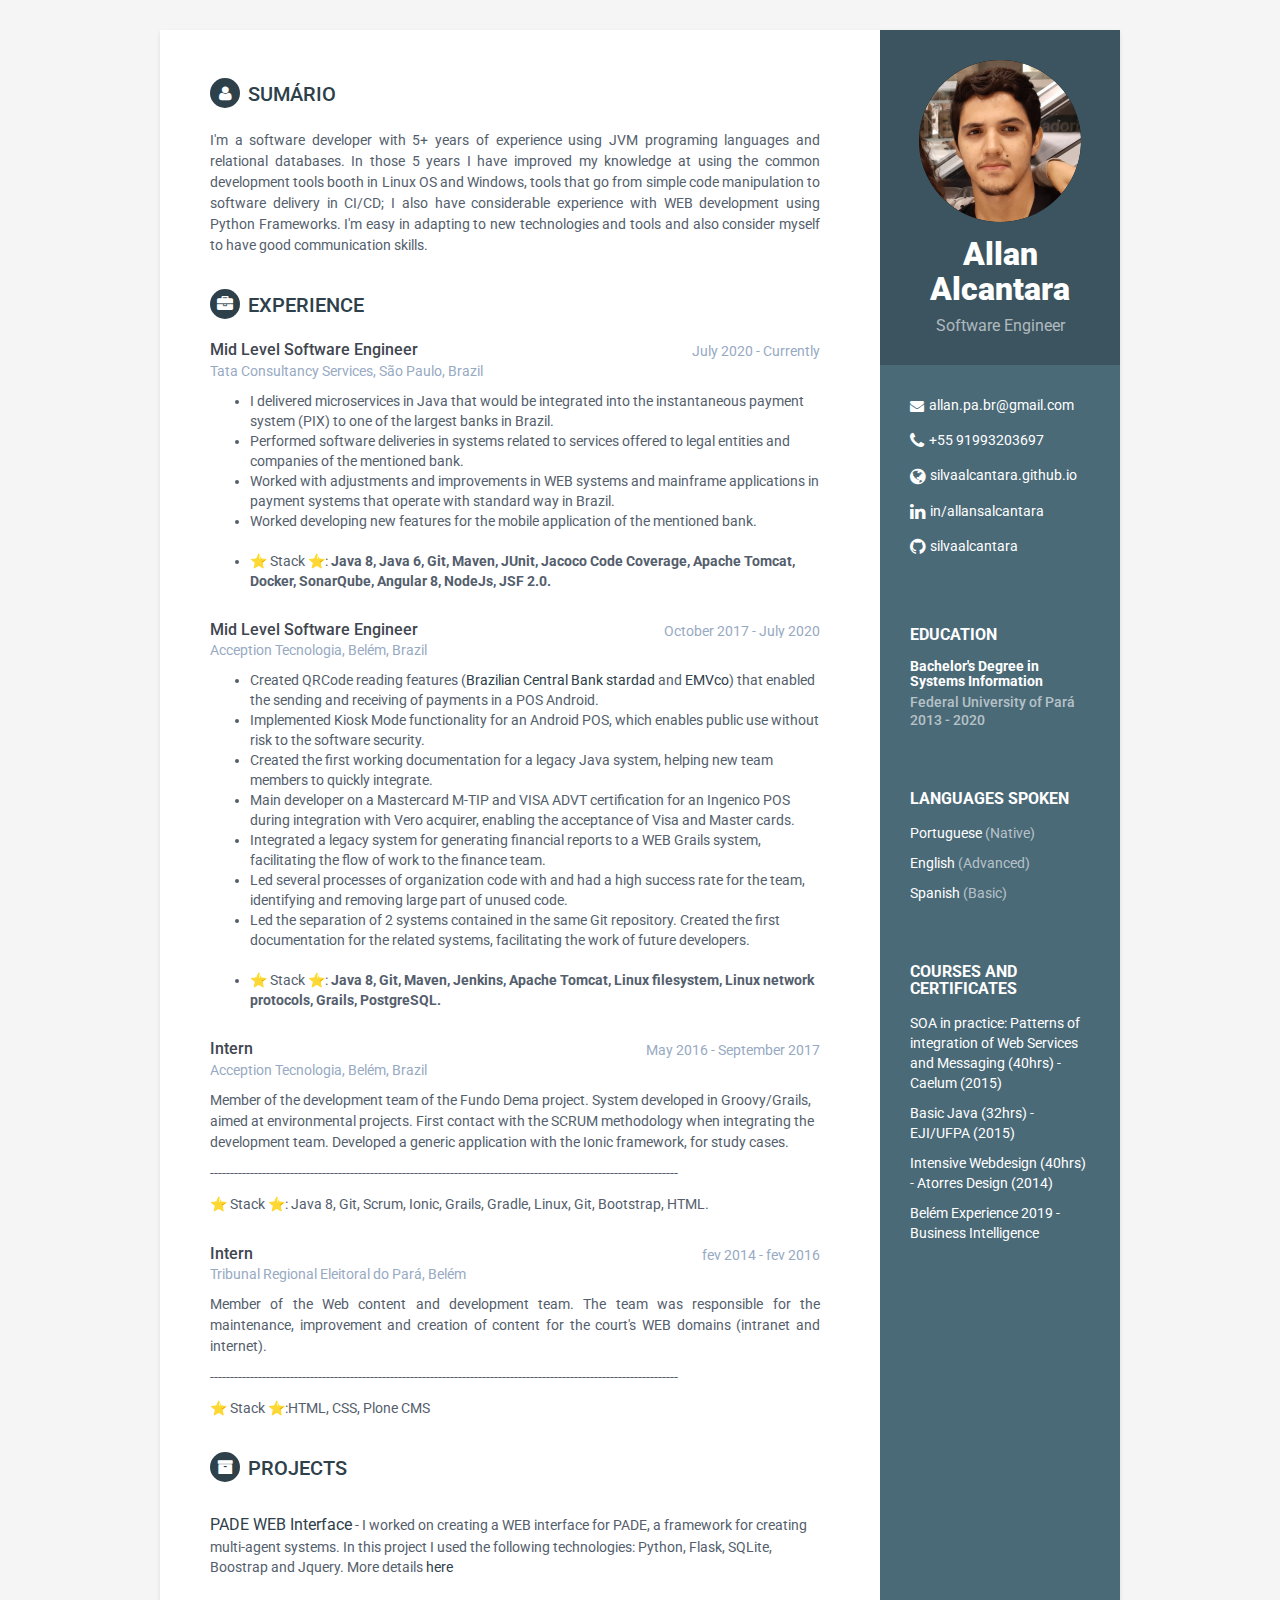
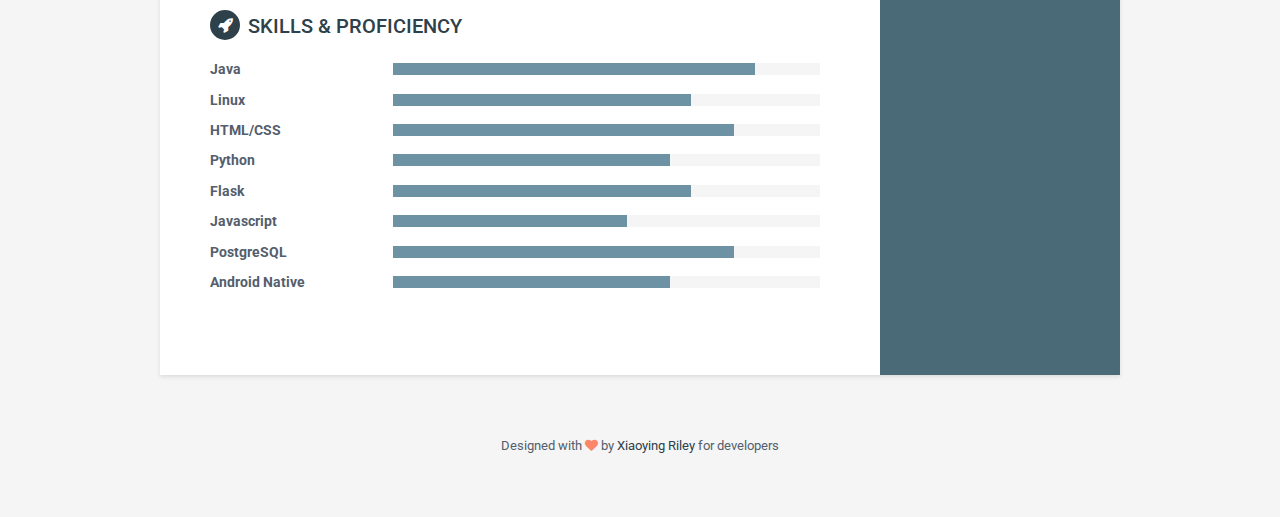
<file: index.html>
<!DOCTYPE html>
<!--[if IE 8]> <html lang="en" class="ie8"> <![endif]-->  
<!--[if IE 9]> <html lang="en" class="ie9"> <![endif]-->  
<!--[if !IE]><!--> <html lang="en"> <!--<![endif]-->  
<head>
    <title>Allan Alcantara</title>
    <!-- Meta -->
    <meta charset="utf-8">
    <meta http-equiv="X-UA-Compatible" content="IE=edge">
    <meta name="viewport" content="width=device-width, initial-scale=1.0">
    <meta name="description" content="Allan Alcantara / Desenvolvedor de Software">
    <meta name="author" content="Xiaoying Riley at 3rd Wave Media">    
    <link rel="shortcut icon" href="icon-user.png">  
    <link href='https://fonts.googleapis.com/css?family=Roboto:400,500,400italic,300italic,300,500italic,700,700italic,900,900italic' rel='stylesheet' type='text/css'>
    <!-- Global CSS -->
    <link rel="stylesheet" href="assets/plugins/bootstrap/css/bootstrap.min.css">   
    <!-- Plugins CSS -->
    <link rel="stylesheet" href="assets/plugins/font-awesome/css/font-awesome.css">
    
    <!-- Theme CSS -->  
    <link id="theme-style" rel="stylesheet" href="assets/css/styles-6.css">
    <!-- HTML5 shim and Respond.js for IE8 support of HTML5 elements and media queries -->
    <!--[if lt IE 9]>
      <script src="https://oss.maxcdn.com/html5shiv/3.7.2/html5shiv.min.js"></script>
      <script src="https://oss.maxcdn.com/respond/1.4.2/respond.min.js"></script>
    <![endif]-->

<!-- Analytics -->
<script>
  (function(i,s,o,g,r,a,m){i['GoogleAnalyticsObject']=r;i[r]=i[r]||function(){
  (i[r].q=i[r].q||[]).push(arguments)},i[r].l=1*new Date();a=s.createElement(o),
  m=s.getElementsByTagName(o)[0];a.async=1;a.src=g;m.parentNode.insertBefore(a,m)
  })(window,document,'script','https://www.google-analytics.com/analytics.js','ga');

  ga('create', 'UA-93649004-1', 'auto');
  ga('send', 'pageview');
</script>

<!-- Analytics -->

</head> 

<body>
    <div class="wrapper">
        <div class="sidebar-wrapper">
            <div class="profile-container">
                <img class="profile" src="assets/images/profile.png" alt="" />
                <h1 class="name">Allan Alcantara</h1>
                <h3 class="tagline">Software Engineer</h3>
            </div><!--//profile-container-->
            
            <div class="contact-container container-block">
                <ul class="list-unstyled contact-list">
                    <li class="email"><i class="fa fa-envelope"></i><a href="mailto: allan.pa.br@gmail.com">allan.pa.br@gmail.com</a></li>
                    <li class="phone"><i class="fa fa-phone"></i><a href="tel:+5591993203697">+55 91993203697</a></li>
                    <li class="website"><i class="fa fa-globe"></i><a href="http://silvaalcantara.github.io" target="_blank">silvaalcantara.github.io</a></li>
                    <li class="linkedin" style="width:210px;"><i class="fa fa-linkedin"></i><a href="https://www.linkedin.com/in/allansalcantara/" target="_blank">in/allansalcantara</a></li>
                    <li class="github"><i class="fa fa-github"></i><a href="https://github.com/silvaalcantara" target="_blank">silvaalcantara</a></li>
                    
                </ul>
            </div><!--//contact-container-->
            <div class="education-container container-block">
                <h2 class="container-block-title">Education</h2>
                <div class="item">
                    <h4 class="degree">Bachelor's Degree in Systems Information</h4>
                    <h5 class="meta">Federal University of Pará</h5>
                    <div class="time">2013 - 2020</div>
                </div><!--//item-->
            </div><!--//education-container-->
            
            <div class="languages-container container-block">
                <h2 class="container-block-title">Languages Spoken</h2>
                <ul class="list-unstyled interests-list">
                    <li>Portuguese <span class="lang-desc">(Native)</span></li>
                    <li>English <span class="lang-desc">(Advanced)</span></li>
                    <li>Spanish <span class="lang-desc">(Basic)</span></li>
                </ul>
            </div><!--//interests-->
            
            <div class="interests-container container-block">
                <h2 class="container-block-title">Courses and Certificates</h2>
                <ul class="list-unstyled interests-list">
                    <li>SOA in practice: Patterns of integration of Web Services and Messaging (40hrs) - Caelum (2015)</li>
                    <li>Basic Java (32hrs) - EJI/UFPA (2015)</li>
                    <li>Intensive Webdesign (40hrs) - Atorres Design (2014)</li>
                    <li>Belém Experience 2019 - Business Intelligence</li>
                </ul>
            </div><!--//interests-->
            
        </div><!--//sidebar-wrapper-->
        
        <div class="main-wrapper">
            
            <section class="section summary-section">
                <h2 class="section-title"><i class="fa fa-user"></i>Sumário</h2>
                <div class="summary text-justify">
                    <p> I'm a software developer with 5+ years of experience using JVM programing languages and relational databases. In those 5 years I have improved my knowledge
                        at using the common development tools booth in Linux OS and Windows, tools that go from simple code manipulation to software delivery in CI/CD; I also have 
                        considerable experience with WEB development using Python Frameworks. I'm easy in adapting to new technologies and tools and also consider myself 
                        to have good communication skills.
                    </p>
                </div><!--//summary-->
            </section><!--//section-->
            
            <section class="section experiences-section">
                <h2 class="section-title"><i class="fa fa-briefcase"></i>Experience</h2>

                <div class="item">
                    <div class="meta">
                        <div class="upper-row">
                            <h3 class="job-title">Mid Level Software Engineer</h3>
                            <div class="time">July 2020 - Currently</div>
                        </div><!--//upper-row-->
                        <div class="company">Tata Consultancy Services, São Paulo, Brazil</div>
                    </div><!--//meta-->
                    <div class="details">
                        <ul>
                            <li>I delivered microservices in Java that would be integrated into the instantaneous payment system (PIX) to one of the largest banks in Brazil.</li>
                            <li>Performed software deliveries in systems related to services offered to legal entities and companies of the mentioned bank.</li>
                            <li>Worked with adjustments and improvements in WEB systems and mainframe applications in payment systems that operate with standard way in Brazil.</li>
                            <li>Worked developing new features for the mobile application of the mentioned bank.</li>
                            <br/>
                            <li>&#11088; Stack &#11088;:<b> Java 8, Java 6, Git, Maven, JUnit, Jacoco Code Coverage, Apache Tomcat, Docker, SonarQube, Angular 8, NodeJs, JSF 2.0.</b></li>
                        </ul>
                    </div><!--//details-->
                </div><!--//item-->

                <div class="item">
                    <div class="meta">
                        <div class="upper-row">
                            <h3 class="job-title">Mid Level Software Engineer</h3>
                            <div class="time">October 2017 - July 2020</div>
                        </div><!--//upper-row-->
                        <div class="company">Acception Tecnologia, Belém, Brazil</div>
                    </div><!--//meta-->
                    <div class="details">
                        <ul>
                            <li>Created QRCode reading features (<a href="https://www.bcb.gov.br/">Brazilian Central Bank stardad</a> and <a href="https://www.emvco.com/">EMVco</a>) that enabled the sending and receiving of payments in a POS Android.</li>
                            <li>Implemented Kiosk Mode functionality for an Android POS, which enables public use without risk to the software security.</li>
                            <li>Created the first working documentation for a legacy Java system, helping new team members to quickly integrate.</li>
                            <li>Main developer on a Mastercard M-TIP and VISA ADVT certification for an Ingenico POS during integration with Vero acquirer, enabling the acceptance of Visa and Master cards.</li>
                            <li>Integrated a legacy system for generating financial reports to a WEB Grails system, facilitating the flow of work to the finance team.</li>
                            <li>Led several processes of organization code with and had a high success rate for the team, identifying and removing large part of unused code.</li>
                            <li>Led the separation of 2 systems contained in the same Git repository. Created the first documentation for the related systems, facilitating the work of future developers.</li>
                            <br/>
                            <li>&#11088; Stack &#11088;: <b>Java 8, Git, Maven, Jenkins, Apache Tomcat, Linux filesystem, Linux network protocols, Grails, PostgreSQL.</b></li>
                        </ul>
                    </div><!--//details-->
                </div><!--//item-->
                
                <div class="item">
                    <div class="meta">
                        <div class="upper-row">
                            <h3 class="job-title">Intern</h3>
                            <div class="time">May 2016 - September 2017</div>
                        </div><!--//upper-row-->
                        <div class="company">Acception Tecnologia, Belém, Brazil</div>
                    </div><!--//meta-->
                    <div class="details">
                        <p>Member of the development team of the Fundo Dema project. System developed in Groovy/Grails, aimed at environmental projects. 
                            First contact with the SCRUM methodology when integrating the development team. Developed a generic application with the Ionic framework, 
                            for study cases.
                            <p>---------------------------------------------------------------------------------------------------------------------</p>
                            
                            <p>&#11088; Stack &#11088;: Java 8, Git, Scrum, Ionic, Grails, Gradle, Linux, Git, Bootstrap, HTML.</p>
                    </div><!--//details-->
                </div><!--//item-->

                <div class="item">
                    <div class="meta">
                        <div class="upper-row">
                            <h3 class="job-title">Intern</h3>
                            <div class="time">fev 2014 - fev 2016</div>
                        </div><!--//upper-row-->
                        <div class="company">Tribunal Regional Eleitoral do Pará, Belém</div>
                    </div><!--//meta-->
                    <div class="details text-justify">
                        <p>Member of the Web content and development team. The team was responsible for the maintenance, 
                            improvement and creation of content for the court's WEB domains (intranet and internet). 

                            <p>---------------------------------------------------------------------------------------------------------------------</p>
                            
                            <p>&#11088; Stack &#11088;:HTML, CSS, Plone CMS</p>
                    </div><!--//details-->
                </div><!--//item-->  
                
            </section><!--//section-->
            
            <section class="section projects-section">
                <h2 class="section-title"><i class="fa fa-archive"></i>Projects</h2>
                <div class="intro">
                    <p></p>
                </div><!--//intro-->
                <div class="item">
                    <span class="project-title"><a href="https://github.com/grei-ufc/pade">PADE WEB Interface</a></span> - 
                    <span class="project-tagline">I worked on creating a WEB interface for PADE, a framework for creating multi-agent systems.
                        In this project I used the following technologies: Python, Flask, SQLite, Boostrap and Jquery.
                        More details <a href="https://github.com/grei-ufc/pade/pull/14">here</a></span>

            </section><!--//section-->


            <section class="skills-section section">
                    <h2 class="section-title"><i class="fa fa-rocket"></i>Skills &amp; Proficiency</h2>
                    <div class="skillset">        

                        <div class="item">
                            <h3 class="level-title">Java</h3>
                            <div class="level-bar">
                                <div class="level-bar-inner" data-level="85%">
                                </div>                                      
                            </div><!--//level-bar-->                                 
                        </div><!--//item-->

                        <div class="item">
                                <h3 class="level-title">Linux</h3>
                                <div class="level-bar">
                                    <div class="level-bar-inner" data-level="70%">
                                    </div>                                      
                                </div><!--//level-bar-->                                 
                        </div><!--//item-->

                        <div class="item">
                                <h3 class="level-title">HTML/CSS</h3>
                                <div class="level-bar">
                                    <div class="level-bar-inner" data-level="80%">
                                    </div>                                      
                                </div><!--//level-bar-->                                 
                        </div><!--//item-->

                        <div class="item">
                                <h3 class="level-title">Python</h3>
                                <div class="level-bar">
                                    <div class="level-bar-inner" data-level="65%">
                                    </div>                                      
                                </div><!--//level-bar-->                                 
                        </div><!--//item-->

                        <div class="item">
                                <h3 class="level-title">Flask</h3>
                                <div class="level-bar">
                                    <div class="level-bar-inner" data-level="70%">
                                    </div>                                      
                                </div><!--//level-bar-->                                 
                        </div><!--//item-->

                        <div class="item">
                            <h3 class="level-title">Javascript</h3>
                            <div class="level-bar">
                                <div class="level-bar-inner" data-level="55%">
                                </div>                                      
                            </div><!--//level-bar-->                                 
                    </div><!--//item-->

                        <div class="item">
                            <h3 class="level-title">PostgreSQL</h3>
                            <div class="level-bar">
                                <div class="level-bar-inner" data-level="80%">
                                </div>                                      
                            </div><!--//level-bar-->                                 
                        </div><!--//item-->

                        <div class="item">
                            <h3 class="level-title">Android Native</h3>
                            <div class="level-bar">
                                <div class="level-bar-inner" data-level="65%">
                                </div>                                      
                            </div><!--//level-bar-->                                 
                        </div><!--//item-->
                        
                    </div>  
                </section><!--//skills-section-->
            
        </div><!--//main-body-->
    </div>
 
    <footer class="footer">
        <div class="text-center">
                <!--/* This template is released under the Creative Commons Attribution 3.0 License. Please keep the attribution link below when using for your own project. Thank you for your support. :) If you'd like to use the template without the attribution, you can check out other license options via our website: themes.3rdwavemedia.com */-->
                <small class="copyright">Designed with <i class="fa fa-heart"></i> by <a href="http://themes.3rdwavemedia.com" target="_blank">Xiaoying Riley</a> for developers</small>
        </div><!--//container-->
    </footer><!--//footer-->
 
    <!-- Javascript -->          
    <script type="text/javascript" src="assets/plugins/jquery-1.11.3.min.js"></script>
    <script type="text/javascript" src="assets/plugins/bootstrap/js/bootstrap.min.js"></script>    
    <!-- custom js -->
    <script type="text/javascript" src="assets/js/main.js"></script>            
</body>
</html>
</file>
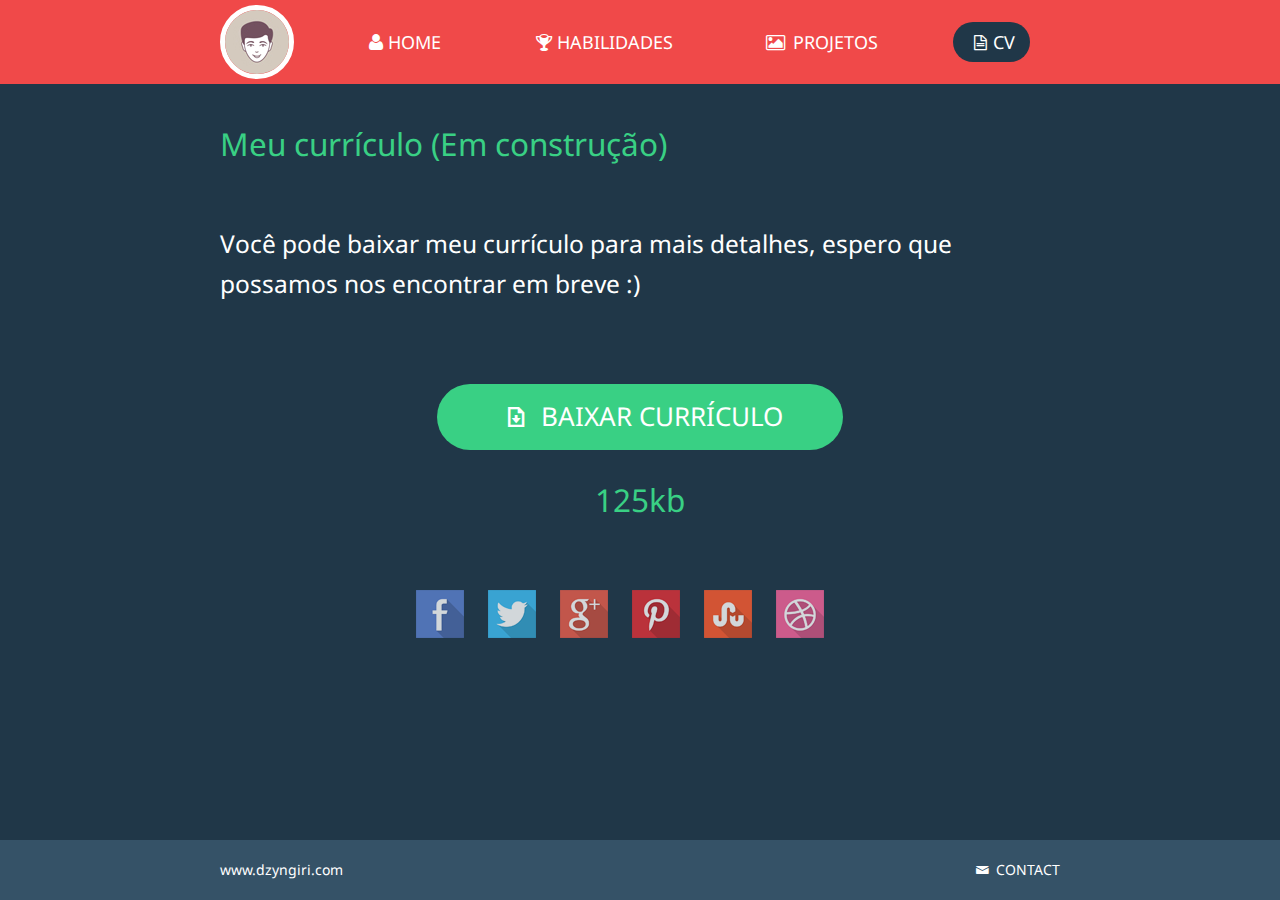
<file: resume.html>
<!DOCTYPE html>
<html lang="en">
<head>
<title>Mini Portfolio | Resume</title>
<meta charset="utf-8">
<meta name="viewport" content="width=device-width, initial-scale=1.0">
<link href="css/bootstrap.css" rel="stylesheet">
<link href="css/style.css" rel="stylesheet">
<link href="font/css/fontello.css" rel="stylesheet">
<link href='http://fonts.googleapis.com/css?family=Droid+Sans:400,700' rel='stylesheet' type='text/css'>
</head>
<body>
<div class="navbar">
  <div class="navbar-inner">
    <div class="container"> <a class="btn btn-navbar" data-toggle="collapse" data-target=".nav-collapse"> <span class="icon-bar"></span> <span class="icon-bar"></span> <span class="icon-bar"></span> </a> <a class="brand" href="index.html"><img src="img/user.jpg" alt=""></a>
      <ul class="nav nav-collapse pull-right">
        <li><a href="index.html"><i class="icon-user"></i>Home</a></li>
        <li><a href="skills.html"><i class="icon-trophy"></i>Habilidades</a></li>
        <li><a href="work.html"><i class="icon-picture"></i> Projetos</a></li>
        <li><a href="resume.html" class="active"><i class="icon-doc-text"></i>CV</a></li>
      </ul>
      <div class="nav-collapse collapse"></div>
    </div>
  </div>
</div>
<div class="container resume">
  <h2>Meu currículo (Em construção)</h2>
  <h3>Você pode baixar meu currículo para mais detalhes, espero que possamos nos encontrar em breve :)</h3>
  <div class="btn-center"> <a href="#" class="hire-me"><i class="icon-download"></i> Baixar currículo</a>
    <h2>125kb</h2>
  </div>
</div>
<div class="row social">
  <ul class="social-icons">
    <li><a href="#"><img src="img/fb.png" alt=""></a></li>
    <li><a href="#"><img src="img/tw.png" alt=""></a></li>
    <li><a href="#"><img src="img/go.png" alt=""></a></li>
    <li><a href="#"><img src="img/pin.png" alt=""></a></li>
    <li><a href="#"><img src="img/st.png" alt=""></a></li>
    <li><a href="#"><img src="img/dr.png" alt=""></a></li>
  </ul>
</div>
<div class="footer">
  <div class="container">
    <p class="pull-left"><a href="http://dzyngiri.com">www.dzyngiri.com</a></p>
    <p class="pull-right"><a href="#myModal" role="button" data-toggle="modal"> <i class="icon-mail"></i> CONTACT</a></p>
  </div>
</div>
<div id="myModal" class="modal hide fade" tabindex="-1" role="dialog" aria-labelledby="myModalLabel" aria-hidden="true">
  <div class="modal-header">
    <button type="button" class="close" data-dismiss="modal" aria-hidden="true">×</button>
    <h3 id="myModalLabel"><i class="icon-mail"></i> Contact Me</h3>
  </div>
  <div class="modal-body">
    <form action="#">
      <input type="text" placeholder="Yopur Name">
      <input type="text" placeholder="Your Email">
      <input type="text" placeholder="Website (Optional)">
      <textarea rows="3" style="width:80%"></textarea>
      <br>
      <button type="submit" class="btn btn-large"><i class="icon-paper-plane"></i> SUBMIT</button>
    </form>
  </div>
</div>
<script src="js/jquery-1.10.1.min.js"></script>
<script src="js/bootstrap.min.js"></script>
<script>
$('#myModal').modal('hidden')
</script>
</body>
</html>
</file>
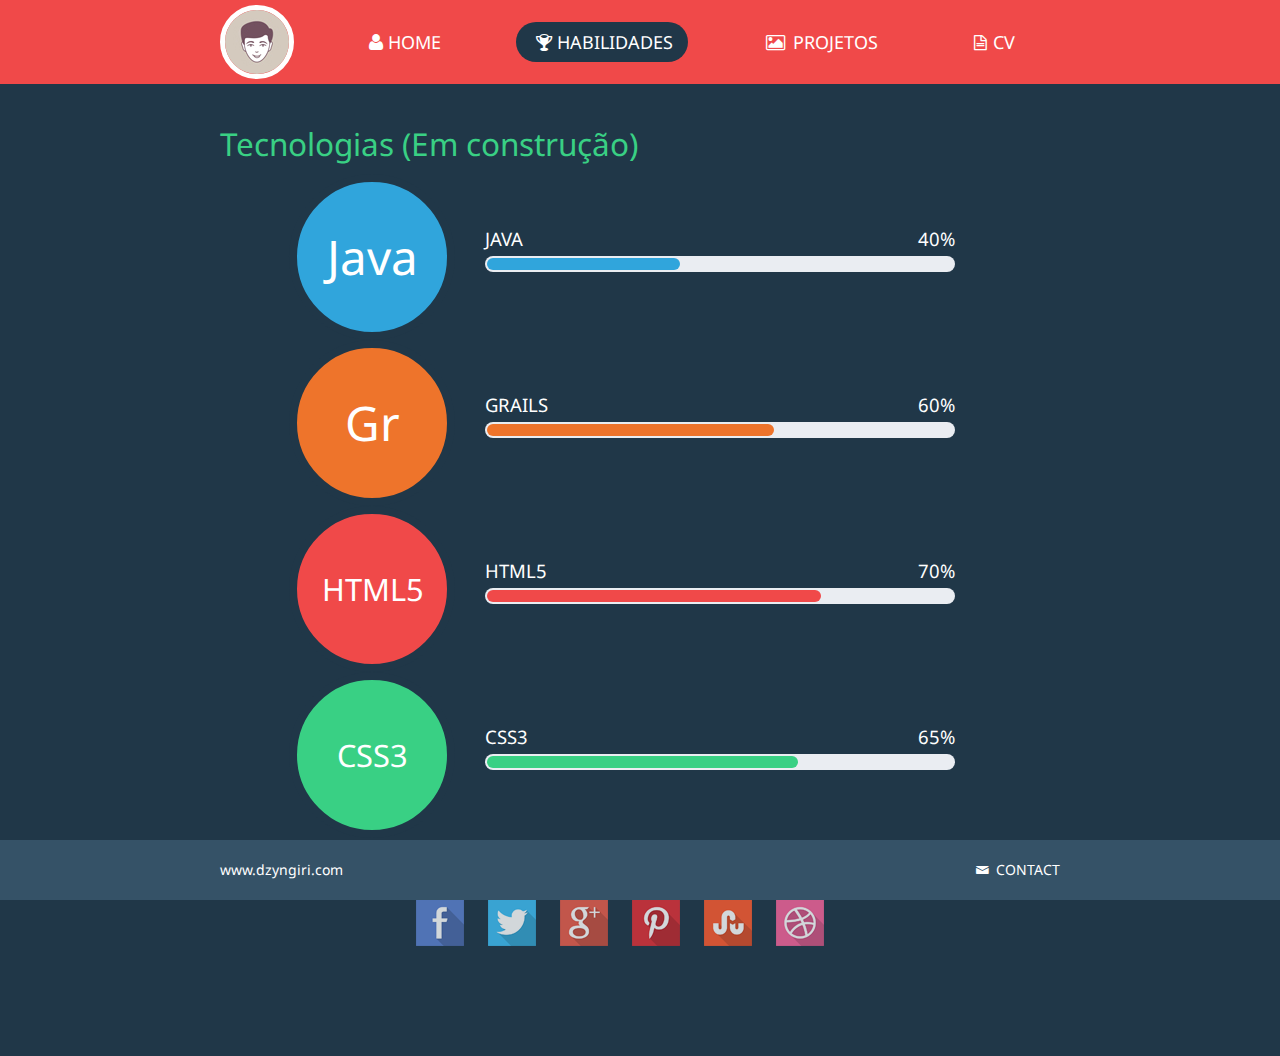
<file: skills.html>
<!DOCTYPE html>
<html lang="en">
<head>
<title>Mini Portfolio | Skills</title>
<meta charset="utf-8">
<meta name="viewport" content="width=device-width, initial-scale=1.0">
<link href="css/bootstrap.css" rel="stylesheet">
<link href="css/style.css" rel="stylesheet">
<link href="font/css/fontello.css" rel="stylesheet">
<link href='http://fonts.googleapis.com/css?family=Droid+Sans:400,700' rel='stylesheet' type='text/css'>
</head>
<body>
<div class="navbar">
  <div class="navbar-inner">
    <div class="container"> <a class="btn btn-navbar" data-toggle="collapse" data-target=".nav-collapse"> <span class="icon-bar"></span> <span class="icon-bar"></span> <span class="icon-bar"></span> </a> <a class="brand" href="index.html"><img src="img/user.jpg" alt=""></a>
      <ul class="nav nav-collapse pull-right">
        <li><a href="index.html"><i class="icon-user"></i>Home</a></li>
        <li><a href="skills.html" class="active"><i class="icon-trophy"></i>Habilidades</a></li>
        <li><a href="work.html"><i class="icon-picture"></i> Projetos</a></li>
        <li><a href="resume.html"><i class="icon-doc-text"></i>CV</a></li>
      </ul>
      <div class="nav-collapse collapse"></div>
    </div>
  </div>
</div>
<div class="container skills">
  <h2>Tecnologias (Em construção)</h2>
  <div class="row">
    <div class="span3">
      <div class="ps">
        <h3>Java</h3>
      </div>
    </div>
    <div class="span5">
      <h3>Java<span>40%</span></h3>
      <div class="expand-bg"> <span class="expand ps2"> &nbsp; </span> </div>
    </div>
  </div>
  <div class="row">
    <div class="span3">
      <div class="ai">
        <h3>Gr</h3>
      </div>
    </div>
    <div class="span5">
      <h3>Grails <span>60%</span></h3>
      <div class="expand-bg"> <span class="expand ai2"> &nbsp; </span> </div>
    </div>
  </div>
  <div class="row">
    <div class="span3">
      <div class="html">
        <h3>HTML5</h3>
      </div>
    </div>
    <div class="span5">
      <h3>HTML5 <span>70%</span></h3>
      <div class="expand-bg"> <span class="expand html2"> &nbsp; </span> </div>
    </div>
  </div>
  <div class="row">
    <div class="span3">
      <div class="css">
        <h3>CSS3</h3>
      </div>
    </div>
    <div class="span5">
      <h3>CSS3 <span>65%</span></h3>
      <div class="expand-bg"> <span class="expand css2"> &nbsp; </span> </div>
    </div>
  </div>
</div>
<div class="row social">
  <ul class="social-icons">
    <li><a href="#"><img src="img/fb.png" alt=""></a></li>
    <li><a href="#"><img src="img/tw.png" alt=""></a></li>
    <li><a href="#"><img src="img/go.png" alt=""></a></li>
    <li><a href="#"><img src="img/pin.png" alt=""></a></li>
    <li><a href="#"><img src="img/st.png" alt=""></a></li>
    <li><a href="#"><img src="img/dr.png" alt=""></a></li>
  </ul>
</div>
<div class="footer">
  <div class="container">
    <p class="pull-left"><a href="http://dzyngiri.com">www.dzyngiri.com</a></p>
    <p class="pull-right"><a href="#myModal" role="button" data-toggle="modal"> <i class="icon-mail"></i> CONTACT</a></p>
  </div>
</div>
<div id="myModal" class="modal hide fade" tabindex="-1" role="dialog" aria-labelledby="myModalLabel" aria-hidden="true">
  <div class="modal-header">
    <button type="button" class="close" data-dismiss="modal" aria-hidden="true">×</button>
    <h3 id="myModalLabel"><i class="icon-mail"></i> Contact Me</h3>
  </div>
  <div class="modal-body">
    <form action="#">
      <input type="text" placeholder="Yopur Name">
      <input type="text" placeholder="Your Email">
      <input type="text" placeholder="Website (Optional)">
      <textarea rows="3" style="width:80%"></textarea>
      <br>
      <button type="submit" class="btn btn-large"><i class="icon-paper-plane"></i> SUBMIT</button>
    </form>
  </div>
</div>
<script src="js/jquery-1.10.1.min.js"></script>
<script src="js/bootstrap.min.js"></script>
<script>
$('#myModal').modal('hidden')
</script>
</body>
</html>
</file>
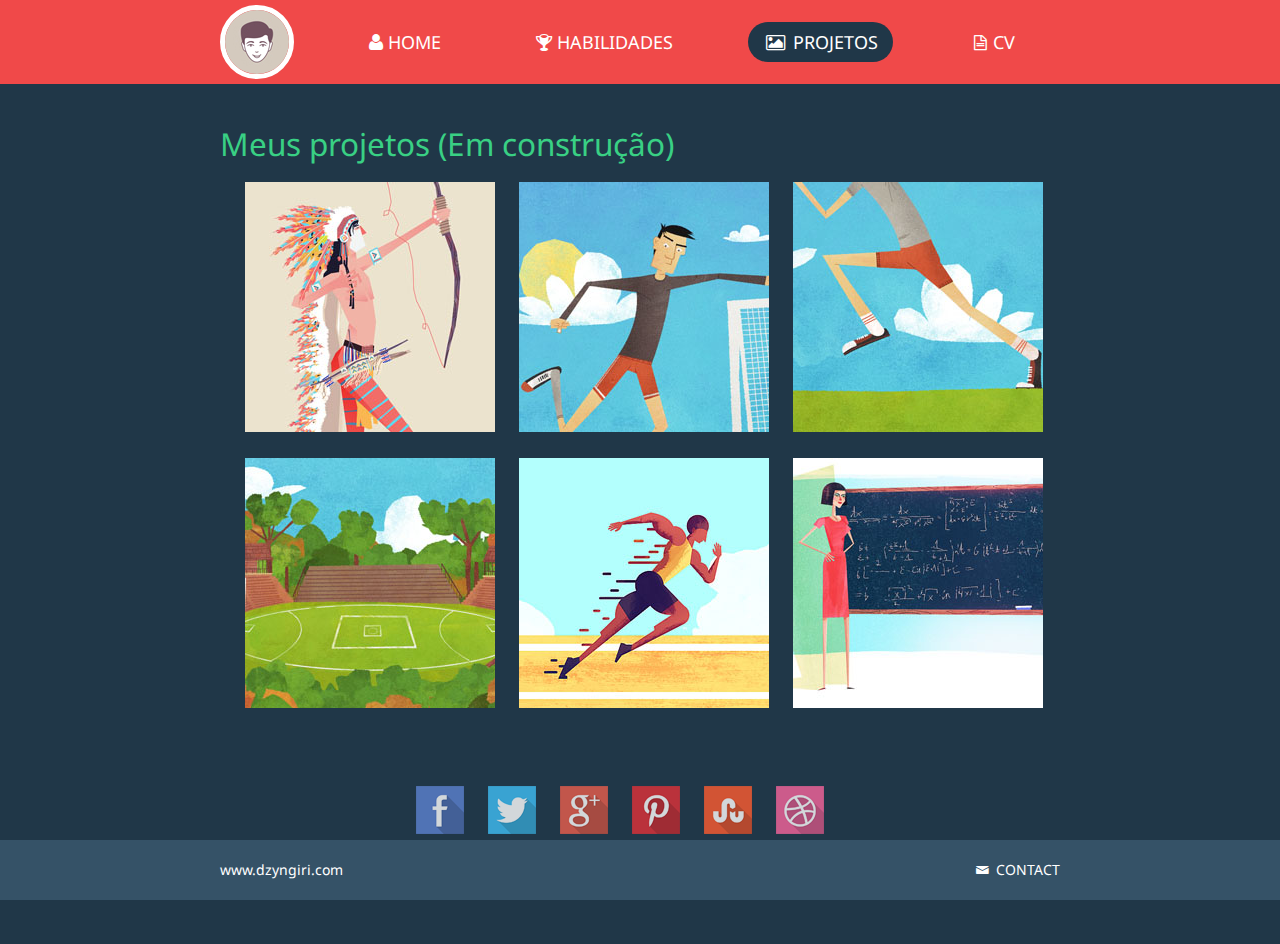
<file: work.html>
<!DOCTYPE html>
<html lang="en">
<head>
<title>Mini Portfolio | Work</title>
<meta charset="utf-8">
<meta name="viewport" content="width=device-width, initial-scale=1.0">
<link href="css/bootstrap.css" rel="stylesheet">
<link href="css/style.css" rel="stylesheet">
<link href="font/css/fontello.css" rel="stylesheet">
<link href='http://fonts.googleapis.com/css?family=Droid+Sans:400,700' rel='stylesheet' type='text/css'>
<link rel="stylesheet" type="text/css" href="css/jquery.fancybox.css" media="screen">
</head>
<body>
<div class="navbar">
  <div class="navbar-inner">
    <div class="container"> <a class="btn btn-navbar" data-toggle="collapse" data-target=".nav-collapse"> <span class="icon-bar"></span> <span class="icon-bar"></span> <span class="icon-bar"></span> </a> <a class="brand" href="index.html"><img src="img/user.jpg" alt=""></a>
      <ul class="nav nav-collapse pull-right">
        <li><a href="index.html"><i class="icon-user"></i>Home</a></li>
        <li><a href="skills.html"><i class="icon-trophy"></i>Habilidades</a></li>
        <li><a href="work.html" class="active"><i class="icon-picture"></i> Projetos</a></li>
        <li><a href="resume.html"><i class="icon-doc-text"></i>CV</a></li>
      </ul>
      <div class="nav-collapse collapse"></div>
    </div>
  </div>
</div>
<div class="container work">
  <h2>Meus projetos (Em construção)</h2>
  <ul class="work-images">
    <li>
      <div><a class="fancybox-thumb" rel="fancybox-thumb" href="img/1.jpg" title="Image 01"><img src="img/1-thumb.jpg" alt=""></a></div>
    </li>
    <li>
      <div><a class="fancybox-thumb" rel="fancybox-thumb" href="img/2.jpg"><img src="img/2-thumb.jpg" alt=""></a></div>
    </li>
    <li>
      <div><a class="fancybox-thumb" rel="fancybox-thumb" href="img/3.jpg"><img src="img/3-thumb.jpg" alt=""></a></div>
    </li>
  </ul>
  <ul class="work-images">
    <li>
      <div><a class="fancybox-thumb" rel="fancybox-thumb" href="img/4.jpg"><img src="img/4-thumb.jpg" alt=""></a></div>
    </li>
    <li>
      <div><a class="fancybox-thumb" rel="fancybox-thumb" href="img/5.jpg"><img src="img/5-thumb.jpg" alt=""></a></div>
    </li>
    <li>
      <div><a class="fancybox-thumb" rel="fancybox-thumb" href="img/6.jpg"><img src="img/6-thumb.jpg" alt=""></a></div>
    </li>
  </ul>
</div>
<div class="row social">
  <ul class="social-icons">
    <li><a href="#"><img src="img/fb.png" alt=""></a></li>
    <li><a href="#"><img src="img/tw.png" alt=""></a></li>
    <li><a href="#"><img src="img/go.png" alt=""></a></li>
    <li><a href="#"><img src="img/pin.png" alt=""></a></li>
    <li><a href="#"><img src="img/st.png" alt=""></a></li>
    <li><a href="#"><img src="img/dr.png" alt=""></a></li>
  </ul>
</div>
<div class="footer">
  <div class="container">
    <p class="pull-left"><a href="http://dzyngiri.com">www.dzyngiri.com</a></p>
    <p class="pull-right"><a href="#myModal" role="button" data-toggle="modal"> <i class="icon-mail"></i> CONTACT</a></p>
  </div>
</div>
<div id="myModal" class="modal hide fade" tabindex="-1" role="dialog" aria-labelledby="myModalLabel" aria-hidden="true">
  <div class="modal-header">
    <button type="button" class="close" data-dismiss="modal" aria-hidden="true">×</button>
    <h3 id="myModalLabel"><i class="icon-mail"></i> Contact Me</h3>
  </div>
  <div class="modal-body">
    <form action="#">
      <input type="text" placeholder="Yopur Name">
      <input type="text" placeholder="Your Email">
      <input type="text" placeholder="Website (Optional)">
      <textarea rows="3" style="width:80%"></textarea>
      <br>
      <button type="submit" class="btn btn-large"><i class="icon-paper-plane"></i> SUBMIT</button>
    </form>
  </div>
</div>
<script src="js/jquery-1.10.1.min.js"></script>
<script src="js/bootstrap.min.js"></script>
<script>
$('#myModal').modal('hidden')
</script>
<script src="js/jquery.fancybox.js?v=2.1.5"></script>
<script>
$(document).ready(function () {
    $(".fancybox-thumb").fancybox({
        helpers: {
            title: {
                type: 'inside'
            },
            overlay: {
                css: {
                    'background': 'rgba(1,1,1,0.65)'
                }
            }
        }
    });
});
</script>
</body>
</html>
</file>
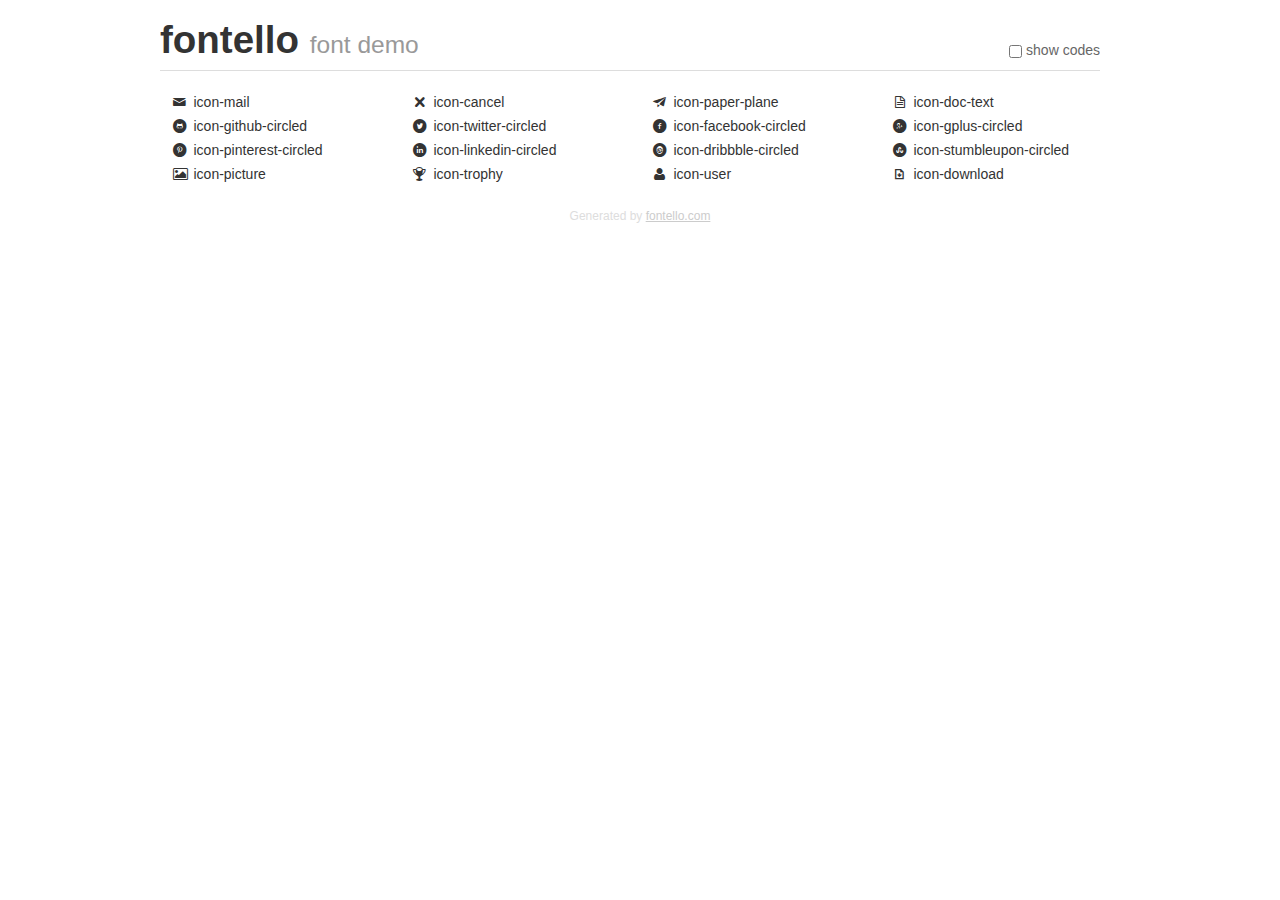
<file: font/demo.html>
<!DOCTYPE html>
<html>
  <head><!--[if lt IE 9]>
    <script src="http://html5shim.googlecode.com/svn/trunk/html5.js"></script><![endif]-->
    <meta charset="UTF-8"><style type="text/css">/*
 * Bootstrap v2.2.1
 *
 * Copyright 2012 Twitter, Inc
 * Licensed under the Apache License v2.0
 * http://www.apache.org/licenses/LICENSE-2.0
 *
 * Designed and built with all the love in the world @twitter by @mdo and @fat.
 */
.clearfix {
  *zoom: 1;
}
.clearfix:before,
.clearfix:after {
  display: table;
  content: "";
  line-height: 0;
}
.clearfix:after {
  clear: both;
}
html {
  font-size: 100%;
  -webkit-text-size-adjust: 100%;
  -ms-text-size-adjust: 100%;
}
a:focus {
  outline: thin dotted #333;
  outline: 5px auto -webkit-focus-ring-color;
  outline-offset: -2px;
}
a:hover,
a:active {
  outline: 0;
}
button,
input,
select,
textarea {
  margin: 0;
  font-size: 100%;
  vertical-align: middle;
}
button,
input {
  *overflow: visible;
  line-height: normal;
}
button::-moz-focus-inner,
input::-moz-focus-inner {
  padding: 0;
  border: 0;
}
body {
  margin: 0;
  font-family: "Helvetica Neue", Helvetica, Arial, sans-serif;
  font-size: 14px;
  line-height: 20px;
  color: #333;
  background-color: #fff;
}
a {
  color: #08c;
  text-decoration: none;
}
a:hover {
  color: #005580;
  text-decoration: underline;
}
.row {
  margin-left: -20px;
  *zoom: 1;
}
.row:before,
.row:after {
  display: table;
  content: "";
  line-height: 0;
}
.row:after {
  clear: both;
}
[class*="span"] {
  float: left;
  min-height: 1px;
  margin-left: 20px;
}
.container,
.navbar-static-top .container,
.navbar-fixed-top .container,
.navbar-fixed-bottom .container {
  width: 940px;
}
.span12 {
  width: 940px;
}
.span11 {
  width: 860px;
}
.span10 {
  width: 780px;
}
.span9 {
  width: 700px;
}
.span8 {
  width: 620px;
}
.span7 {
  width: 540px;
}
.span6 {
  width: 460px;
}
.span5 {
  width: 380px;
}
.span4 {
  width: 300px;
}
.span3 {
  width: 220px;
}
.span2 {
  width: 140px;
}
.span1 {
  width: 60px;
}
[class*="span"].pull-right,
.row-fluid [class*="span"].pull-right {
  float: right;
}
.container {
  margin-right: auto;
  margin-left: auto;
  *zoom: 1;
}
.container:before,
.container:after {
  display: table;
  content: "";
  line-height: 0;
}
.container:after {
  clear: both;
}
p {
  margin: 0 0 10px;
}
.lead {
  margin-bottom: 20px;
  font-size: 21px;
  font-weight: 200;
  line-height: 30px;
}
small {
  font-size: 85%;
}
h1 {
  margin: 10px 0;
  font-family: inherit;
  font-weight: bold;
  line-height: 20px;
  color: inherit;
  text-rendering: optimizelegibility;
}
h1 small {
  font-weight: normal;
  line-height: 1;
  color: #999;
}
h1 {
  line-height: 40px;
}
h1 {
  font-size: 38.5px;
}
h1 small {
  font-size: 24.5px;
}
body {
  margin-top: 90px;
}
.header {
  position: fixed;
  top: 0;
  left: 50%;
  margin-left: -480px;
  background-color: #fff;
  border-bottom: 1px solid #ddd;
  padding-top: 10px;
  z-index: 10;
}
.footer {
  color: #ddd;
  font-size: 12px;
  text-align: center;
  margin-top: 20px;
}
.footer a {
  color: #ccc;
  text-decoration: underline;
}
.the-icons {
  font-size: 14px;
  line-height: 24px;
}
.switch {
  position: absolute;
  right: 0;
  bottom: 10px;
  color: #666;
}
.switch input {
  margin-right: 0.3em;
}
.codesOn .i-name {
  display: none;
}
.codesOn .i-code {
  display: inline;
}
.i-code {
  display: none;
}
</style>
    <link rel="stylesheet" href="css/fontello.css">
    <link rel="stylesheet" href="css/animation.css"><!--[if IE 7]>
    <link rel="stylesheet" href="css/fontello-ie7.css"><![endif]-->
    <script>
      function toggleCodes(on) {
        var obj = document.getElementById('icons');
        
        if (on) {
          obj.className += ' codesOn';
        } else {
          obj.className = obj.className.replace(' codesOn', '');
        }
      }
      
    </script>
  </head>
  <body>
    <div class="container header">
      <h1>
        fontello
         <small>font demo</small>
      </h1>
      <label class="switch">
        <input type="checkbox" onclick="toggleCodes(this.checked)">show codes
      </label>
    </div>
    <div id="icons" class="container">
      <div class="row">
        <div title="Code: 0xe806" class="the-icons span3"><i class="icon-mail"></i> <span class="i-name">icon-mail</span><span class="i-code">0xe806</span></div>
        <div title="Code: 0xe80f" class="the-icons span3"><i class="icon-cancel"></i> <span class="i-name">icon-cancel</span><span class="i-code">0xe80f</span></div>
        <div title="Code: 0xe804" class="the-icons span3"><i class="icon-paper-plane"></i> <span class="i-name">icon-paper-plane</span><span class="i-code">0xe804</span></div>
        <div title="Code: 0xe803" class="the-icons span3"><i class="icon-doc-text"></i> <span class="i-name">icon-doc-text</span><span class="i-code">0xe803</span></div>
      </div>
      <div class="row">
        <div title="Code: 0xe80e" class="the-icons span3"><i class="icon-github-circled"></i> <span class="i-name">icon-github-circled</span><span class="i-code">0xe80e</span></div>
        <div title="Code: 0xe808" class="the-icons span3"><i class="icon-twitter-circled"></i> <span class="i-name">icon-twitter-circled</span><span class="i-code">0xe808</span></div>
        <div title="Code: 0xe807" class="the-icons span3"><i class="icon-facebook-circled"></i> <span class="i-name">icon-facebook-circled</span><span class="i-code">0xe807</span></div>
        <div title="Code: 0xe809" class="the-icons span3"><i class="icon-gplus-circled"></i> <span class="i-name">icon-gplus-circled</span><span class="i-code">0xe809</span></div>
      </div>
      <div class="row">
        <div title="Code: 0xe80a" class="the-icons span3"><i class="icon-pinterest-circled"></i> <span class="i-name">icon-pinterest-circled</span><span class="i-code">0xe80a</span></div>
        <div title="Code: 0xe80b" class="the-icons span3"><i class="icon-linkedin-circled"></i> <span class="i-name">icon-linkedin-circled</span><span class="i-code">0xe80b</span></div>
        <div title="Code: 0xe80c" class="the-icons span3"><i class="icon-dribbble-circled"></i> <span class="i-name">icon-dribbble-circled</span><span class="i-code">0xe80c</span></div>
        <div title="Code: 0xe80d" class="the-icons span3"><i class="icon-stumbleupon-circled"></i> <span class="i-name">icon-stumbleupon-circled</span><span class="i-code">0xe80d</span></div>
      </div>
      <div class="row">
        <div title="Code: 0xe802" class="the-icons span3"><i class="icon-picture"></i> <span class="i-name">icon-picture</span><span class="i-code">0xe802</span></div>
        <div title="Code: 0xe801" class="the-icons span3"><i class="icon-trophy"></i> <span class="i-name">icon-trophy</span><span class="i-code">0xe801</span></div>
        <div title="Code: 0xe800" class="the-icons span3"><i class="icon-user"></i> <span class="i-name">icon-user</span><span class="i-code">0xe800</span></div>
        <div title="Code: 0xe805" class="the-icons span3"><i class="icon-download"></i> <span class="i-name">icon-download</span><span class="i-code">0xe805</span></div>
      </div>
    </div>
    <div class="container footer">Generated by <a href="http://fontello.com">fontello.com</a></div>
  </body>
</html>
</file>
<file: assets/css/styles-6.css>
/*   
 * Template Name: Orbit - Responsive Resume/CV Template for Developers
 * Version: 1.0
 * Author: Xiaoying Riley
 * Twitter: @3rdwave_themes
 * License: Creative Commons Attribution 3.0 License
 * Website: http://themes.3rdwavemedia.com/
*/
/* styles-6.css */
/* ======= Base ======= */
body {
  font-family: 'Roboto', sans-serif;
  color: #545E6C;
  background: #f5f5f5;
  font-size: 14px;
  padding: 30px;
  -webkit-font-smoothing: antialiased;
  -moz-osx-font-smoothing: grayscale;
}
h1,
h2,
h3,
h4,
h5,
h6 {
  font-weight: 700;
}
a {
  color: #2e4049;
  -webkit-transition: all 0.4s ease-in-out;
  -moz-transition: all 0.4s ease-in-out;
  -ms-transition: all 0.4s ease-in-out;
  -o-transition: all 0.4s ease-in-out;
}
a:hover {
  text-decoration: underline;
  color: #10171a;
}
a:focus {
  text-decoration: none;
}
p {
  line-height: 1.5;
}
.wrapper {
  background: #4B6A78;
  max-width: 960px;
  margin: 0 auto;
  position: relative;
  -webkit-box-shadow: 0px 2px 4px rgba(0, 0, 0, 0.1);
  -moz-box-shadow: 0px 2px 4px rgba(0, 0, 0, 0.1);
  box-shadow: 0px 2px 4px rgba(0, 0, 0, 0.1);
}
.sidebar-wrapper {
  background: #4B6A78;
  position: absolute;
  right: 0;
  width: 240px;
  height: 100%;
  min-height: 800px;
  color: #fff;
}
.sidebar-wrapper a {
  color: #fff;
}
.sidebar-wrapper .profile-container {
  padding: 30px;
  background: rgba(0, 0, 0, 0.2);
  text-align: center;
  color: #fff;
}
.sidebar-wrapper .name {
  font-size: 32px;
  font-weight: 900;
  margin-top: 0;
  margin-bottom: 10px;
}
.sidebar-wrapper .tagline {
  color: rgba(255, 255, 255, 0.6);
  font-size: 16px;
  font-weight: 400;
  margin-top: 0;
  margin-bottom: 0;
}
.sidebar-wrapper .profile {
  margin-bottom: 15px;
}
.sidebar-wrapper .contact-list .fa {
  margin-right: 5px;
  font-size: 18px;
  vertical-align: middle;
}
.sidebar-wrapper .contact-list li {
  margin-bottom: 15px;
}
.sidebar-wrapper .contact-list li:last-child {
  margin-bottom: 0;
}
.sidebar-wrapper .contact-list .email .fa {
  font-size: 14px;
}
.sidebar-wrapper .container-block {
  padding: 30px;
}
.sidebar-wrapper .container-block-title {
  text-transform: uppercase;
  font-size: 16px;
  font-weight: 700;
  margin-top: 0;
  margin-bottom: 15px;
}
.sidebar-wrapper .degree {
  font-size: 14px;
  margin-top: 0;
  margin-bottom: 5px;
}
.sidebar-wrapper .education-container .item {
  margin-bottom: 15px;
}
.sidebar-wrapper .education-container .item:last-child {
  margin-bottom: 0;
}
.sidebar-wrapper .education-container .meta {
  color: rgba(255, 255, 255, 0.6);
  font-weight: 500;
  margin-bottom: 0px;
  margin-top: 0;
}
.sidebar-wrapper .education-container .time {
  color: rgba(255, 255, 255, 0.6);
  font-weight: 500;
  margin-bottom: 0px;
}
.sidebar-wrapper .languages-container .lang-desc {
  color: rgba(255, 255, 255, 0.6);
}
.sidebar-wrapper .languages-list {
  margin-bottom: 0;
}
.sidebar-wrapper .languages-list li {
  margin-bottom: 10px;
}
.sidebar-wrapper .languages-list li:last-child {
  margin-bottom: 0;
}
.sidebar-wrapper .interests-list {
  margin-bottom: 0;
}
.sidebar-wrapper .interests-list li {
  margin-bottom: 10px;
}
.sidebar-wrapper .interests-list li:last-child {
  margin-bottom: 0;
}
.main-wrapper {
  background: #fff;
  padding: 50px;
  padding-right: 300px;
}
.main-wrapper .section-title {
  text-transform: uppercase;
  font-size: 20px;
  font-weight: 500;
  color: #2e4049;
  position: relative;
  margin-top: 0;
  margin-bottom: 20px;
}
.main-wrapper .section-title .fa {
  width: 30px;
  height: 30px;
  margin-right: 8px;
  display: inline-block;
  color: #fff;
  -webkit-border-radius: 50%;
  -moz-border-radius: 50%;
  -ms-border-radius: 50%;
  -o-border-radius: 50%;
  border-radius: 50%;
  -moz-background-clip: padding;
  -webkit-background-clip: padding-box;
  background-clip: padding-box;
  background: #2e4049;
  text-align: center;
  padding-top: 8px;
  font-size: 16px;
  position: relative;
  top: -2px;
}
.main-wrapper .section {
  margin-bottom: 35px;
}
.main-wrapper .experiences-section .item {
  margin-bottom: 30px;
}
.main-wrapper .upper-row {
  position: relative;
  overflow: hidden;
  margin-bottom: 2px;
}
.main-wrapper .job-title {
  color: #3F4650;
  font-size: 16px;
  margin-top: 0;
  margin-bottom: 0;
  font-weight: 500;
}
.main-wrapper .time {
  position: absolute;
  right: 0;
  top: 0;
  color: #97AAC3;
}
.main-wrapper .company {
  margin-bottom: 10px;
  color: #97AAC3;
}
.main-wrapper .project-title {
  font-size: 16px;
  font-weight: 400;
  margin-top: 0;
  margin-bottom: 5px;
}
.main-wrapper .projects-section .intro {
  margin-bottom: 30px;
}
.main-wrapper .projects-section .item {
  margin-bottom: 15px;
}
.skillset .item {
  margin-bottom: 15px;
  overflow: hidden;
}
.skillset .level-title {
  font-size: 14px;
  margin-top: 0;
  margin-bottom: 12px;
}
.skillset .level-bar {
  height: 12px;
  background: #f5f5f5;
}
.skillset .level-bar-inner {
  height: 12px;
  background: #6c92a3;
}
.footer {
  padding: 30px;
  padding-top: 60px;
}
.footer .copyright {
  line-height: 1.6;
  color: #545E6C;
  font-size: 13px;
}
.footer .fa-heart {
  color: #fb866a;
}
/* Extra small devices (phones, less than 768px) */
@media (max-width: 767px) {
  .sidebar-wrapper {
    position: static;
    width: inherit;
  }
  .main-wrapper {
    padding: 30px;
  }
  .main-wrapper .time {
    position: static;
    display: block;
    margin-top: 5px;
  }
  .main-wrapper .upper-row {
    margin-bottom: 0;
  }
}
/* Small devices (tablets, 768px and up) */
/* Medium devices (desktops, 992px and up) */
@media (min-width: 992px) {
  .skillset .level-title {
    display: inline-block;
    float: left;
    width: 30%;
    margin-bottom: 0;
  }
  .skillset .level-bar {
    display: inline-block;
    width: 70%;
    float: left;
    position: relative;
    top: 1px;
  }
}
/* Large devices (large desktops, 1200px and up) */
/* Ex-Large devices (large desktops, 1200px and up) */
</file>
<file: font/css/fontello.css>
@font-face {
  font-family: 'fontello';
  src: url('../font/fontello.eot?87773380');
  src: url('../font/fontello.eot?87773380#iefix') format('embedded-opentype'),
       url('../font/fontello.woff?87773380') format('woff'),
       url('../font/fontello.ttf?87773380') format('truetype'),
       url('../font/fontello.svg?87773380#fontello') format('svg');
  font-weight: normal;
  font-style: normal;
}
/* Chrome hack: SVG is rendered more smooth in Windozze. 100% magic, uncomment if you need it. */
/* Note, that will break hinting! In other OS-es font will be not as sharp as it could be */
/*
@media screen and (-webkit-min-device-pixel-ratio:0) {
  @font-face {
    font-family: 'fontello';
    src: url('../font/fontello.svg?87773380#fontello') format('svg');
  }
}
*/
 
 [class^="icon-"]:before, [class*=" icon-"]:before {
  font-family: "fontello";
  font-style: normal;
  font-weight: normal;
  speak: none;
 
  display: inline-block;
  text-decoration: inherit;
  width: 1em;
  margin-right: .2em;
  text-align: center;
  /* opacity: .8; */
 
  /* For safety - reset parent styles, that can break glyph codes*/
  font-variant: normal;
  text-transform: none;
     
  /* fix buttons height, for twitter bootstrap */
  line-height: 1em;
 
  /* Animation center compensation - margins should be symmetric */
  /* remove if not needed */
  margin-left: .2em;
 
  /* you can be more comfortable with increased icons size */
  /* font-size: 120%; */
 
  /* Uncomment for 3D effect */
  /* text-shadow: 1px 1px 1px rgba(127, 127, 127, 0.3); */
}
 
.icon-mail:before { content: '\e806'; } /* '' */
.icon-cancel:before { content: '\e80f'; } /* '' */
.icon-paper-plane:before { content: '\e804'; } /* '' */
.icon-doc-text:before { content: '\e803'; } /* '' */
.icon-github-circled:before { content: '\e80e'; } /* '' */
.icon-twitter-circled:before { content: '\e808'; } /* '' */
.icon-facebook-circled:before { content: '\e807'; } /* '' */
.icon-gplus-circled:before { content: '\e809'; } /* '' */
.icon-pinterest-circled:before { content: '\e80a'; } /* '' */
.icon-linkedin-circled:before { content: '\e80b'; } /* '' */
.icon-dribbble-circled:before { content: '\e80c'; } /* '' */
.icon-stumbleupon-circled:before { content: '\e80d'; } /* '' */
.icon-picture:before { content: '\e802'; } /* '' */
.icon-trophy:before { content: '\e801'; } /* '' */
.icon-user:before { content: '\e800'; } /* '' */
.icon-download:before { content: '\e805'; } /* '' */
</file>
<file: font/css/fontello-ie7.css>
[class^="icon-"], [class*=" icon-"] {
  font-family: 'fontello';
  font-style: normal;
  font-weight: normal;
 
  /* fix buttons height */
  line-height: 1em;
 
  /* you can be more comfortable with increased icons size */
  /* font-size: 120%; */
}
 
.icon-mail { *zoom: expression( this.runtimeStyle['zoom'] = '1', this.innerHTML = '&#xe806;&nbsp;'); }
.icon-cancel { *zoom: expression( this.runtimeStyle['zoom'] = '1', this.innerHTML = '&#xe80f;&nbsp;'); }
.icon-paper-plane { *zoom: expression( this.runtimeStyle['zoom'] = '1', this.innerHTML = '&#xe804;&nbsp;'); }
.icon-doc-text { *zoom: expression( this.runtimeStyle['zoom'] = '1', this.innerHTML = '&#xe803;&nbsp;'); }
.icon-github-circled { *zoom: expression( this.runtimeStyle['zoom'] = '1', this.innerHTML = '&#xe80e;&nbsp;'); }
.icon-twitter-circled { *zoom: expression( this.runtimeStyle['zoom'] = '1', this.innerHTML = '&#xe808;&nbsp;'); }
.icon-facebook-circled { *zoom: expression( this.runtimeStyle['zoom'] = '1', this.innerHTML = '&#xe807;&nbsp;'); }
.icon-gplus-circled { *zoom: expression( this.runtimeStyle['zoom'] = '1', this.innerHTML = '&#xe809;&nbsp;'); }
.icon-pinterest-circled { *zoom: expression( this.runtimeStyle['zoom'] = '1', this.innerHTML = '&#xe80a;&nbsp;'); }
.icon-linkedin-circled { *zoom: expression( this.runtimeStyle['zoom'] = '1', this.innerHTML = '&#xe80b;&nbsp;'); }
.icon-dribbble-circled { *zoom: expression( this.runtimeStyle['zoom'] = '1', this.innerHTML = '&#xe80c;&nbsp;'); }
.icon-stumbleupon-circled { *zoom: expression( this.runtimeStyle['zoom'] = '1', this.innerHTML = '&#xe80d;&nbsp;'); }
.icon-picture { *zoom: expression( this.runtimeStyle['zoom'] = '1', this.innerHTML = '&#xe802;&nbsp;'); }
.icon-trophy { *zoom: expression( this.runtimeStyle['zoom'] = '1', this.innerHTML = '&#xe801;&nbsp;'); }
.icon-user { *zoom: expression( this.runtimeStyle['zoom'] = '1', this.innerHTML = '&#xe800;&nbsp;'); }
.icon-download { *zoom: expression( this.runtimeStyle['zoom'] = '1', this.innerHTML = '&#xe805;&nbsp;'); }
</file>
<file: css/style.css>
/*This stylesheet contains some custom class rather than Bootstrap*/
		
a.brand img {
	border-radius:50%;
	border:5px solid #fff;
}
.profile, .skills, .work, .resume {
	padding:30px 0;
}
.profile h2, .skills h2, .work h2, .resume h2 {
	font-weight:normal;
	color: #39D084;
}
/***** Profile *****/
	.profile h1 {
	color:#39d084;
	font-weight: normal;
}
.profile h3 {
	color:#fff;
	font-weight: normal;
}
.profile p {
	color:#fff;
	font-size:18px;
	line-height: 35px;
	margin-top: 30px;
}
.profile .container .span5 {
	padding:40px 0;
}
a.hire-me {
	display: inline-block;
 *display: inline;
	padding:20px 60px;
	background:#39d084;
	color:#fff;
	text-transform:uppercase;
	font-size:26px;
	margin:20px 0;
	-webkit-border-radius: 40px;
	-moz-border-radius: 40px;
	border-radius: 40px;
}
a.hire-me:hover {
	text-decoration:none;
	background:#11d170;
}
.social {
	text-align:center;
	padding-bottom:80px;
}
ul.social-icons {
	margin:20px 0;
}
ul.social-icons li {
	list-style:none;
	display:inline-block;
	margin:10px;
}
ul.social-icons li:first-child {
	margin-left:0;
}
ul.social-icons li a {
	opacity:0.8;
}
ul.social-icons li a:hover {
	opacity:1;
}
/***** Skills *****/
.skills .span3 {
	width:235px;
	overflow: hidden;
}
.skills .span5 {
	text-align:left;
	padding:47px 0;
}
.skills .ps, .skills .ai, .skills .html, .skills .css {
	padding:25px;
	width:100px;
	height:100px;
	-webkit-border-radius: 50%;
	-moz-border-radius: 50%;
	border-radius: 50%;
	text-align:center;
	border:8px solid #203748;
	float:right;
	-webkit-transition: all 0.2s linear;
	-moz-transition: all 0.2s linear;
	-o-transition: all 0.2s linear;
	transition: all 0.2s linear;
}
.skills .ps {
	background:#30a5dc;
}
.skills .ai {
	background:#ee742b;
}
.skills .html {
	background:#f04949;
}
.skills .css {
	background:#39d084;
}
.skills .ps:hover, .skills .ai:hover, .skills .html:hover, .skills .css:hover {
	border:8px solid #fff;
}
.skills .ps h3, .skills .ai h3, .skills .html h3, .skills .css h3 {
	color:#fff;
	font-size: 3.4em;
	font-weight: normal;
	line-height: 80px;
}
.skills .html h3, .skills .css h3 {
	font-size: 2.2em;
}
.expand-bg {
	background: none repeat scroll 0 0 #EAEDF2;
	border-radius:16px;
	height: 16px;
	margin-bottom: 15px;
	position: relative;
	padding: 0 2px;
}
.expand {
	border-radius: 10px;
	height: 4px;
	margin: 2px 0;
	padding: 4px 0 4px 5px;
	position: absolute;
}
.skills .span5 h3 {
	font-size: 18.5px;
	line-height: 15px;
	font-weight:normal;
	text-transform:uppercase;
}
.skills .span5 h3 span {
	float:right;
}
.ps2 {
	width:40%;
	background:#30a5dc;
	-moz-animation:html5 2s ease-out;
	-webkit-animation:html5 2s ease-out;
}
.ai2 {
	width:60%;
	background:#ee742b;
	-moz-animation:css3 2s ease-out;
	-webkit-animation:css3 2s ease-out;
}
.html2 {
	width:70%;
	background:#f04949;
	-moz-animation:jquery 2s ease-out;
	-webkit-animation:jquery 2s ease-out;
}
.css2 {
	width:65%;
	background:#39d084;
	-moz-animation:photoshop 2s ease-out;
	-webkit-animation:photoshop 2s ease-out;
}
 @-moz-keyframes ps2 {
0% {
width:0px;
}
100% {
width:90%;
}
}
@-moz-keyframes ai2 {
0% {
width:0px;
}
100% {
width:80%;
}
}
@-moz-keyframes html2 {
0% {
width:0px;
}
100% {
width:75%;
}
}
@-moz-keyframes css2 {
0% {
width:0px;
}
100% {
width:85%;
}
}
 @-webkit-keyframes ps2 {
0% {
width:0px;
}
100% {
width:90%;
}
}
@-webkit-keyframes ai {
0% {
width:0px;
}
100% {
width:80%;
}
}
@-webkit-keyframes html {
0% {
width:0px;
}
100% {
width:75%;
}
}
@-webkit-keyframes css {
0% {
width:0px;
}
100% {
width:85%;
}
}
/**** Work container *****/
ul.work-images li {
	list-style:none;
	display:inline-block;
	margin: 8px 10px;
 background:
}
ul.work-images li:first-child {
	margin-left:0;
}
ul.work-images li div {
	background:url(../img/eye.png) 50% 50% no-repeat;
	background-color: #f04949;
	-webkit-transition: all 0.2s linear;
	-moz-transition: all 0.2s linear;
	-o-transition: all 0.2s linear;
	transition: all 0.2s linear;
}
ul.work-images li img {
	-webkit-transition: all 0.2s linear;
	-moz-transition: all 0.2s linear;
	-o-transition: all 0.2s linear;
	transition: all 0.2s linear;
}
ul.work-images li img:hover {
	opacity:0.1;
}
/***** Resume container *****/
.resume h3 {
	margin:60px 0;
}
.resume .btn-center {
	text-align:center;
}
.footer {
	background:#355267;
	position: fixed;
	width: 100%;
	bottom:0;
}
.footer p {
	margin:20px 0;
}
.footer p a {
	color:#fff;
	text-decoration:none;
}
.footer p a:hover {
	color:#39d084;
}
</file>
<file: font/css/animation.css>
/*
   Animation example, for spinners
*/
.animate-spin {
  -moz-animation: spin 2s infinite linear;
  -o-animation: spin 2s infinite linear;
  -webkit-animation: spin 2s infinite linear;
  animation: spin 2s infinite linear;
  display: inline-block;
}
@-moz-keyframes spin {
  0% {
    -moz-transform: rotate(0deg);
    -o-transform: rotate(0deg);
    -webkit-transform: rotate(0deg);
    transform: rotate(0deg);
  }

  100% {
    -moz-transform: rotate(359deg);
    -o-transform: rotate(359deg);
    -webkit-transform: rotate(359deg);
    transform: rotate(359deg);
  }
}
@-webkit-keyframes spin {
  0% {
    -moz-transform: rotate(0deg);
    -o-transform: rotate(0deg);
    -webkit-transform: rotate(0deg);
    transform: rotate(0deg);
  }

  100% {
    -moz-transform: rotate(359deg);
    -o-transform: rotate(359deg);
    -webkit-transform: rotate(359deg);
    transform: rotate(359deg);
  }
}
@-o-keyframes spin {
  0% {
    -moz-transform: rotate(0deg);
    -o-transform: rotate(0deg);
    -webkit-transform: rotate(0deg);
    transform: rotate(0deg);
  }

  100% {
    -moz-transform: rotate(359deg);
    -o-transform: rotate(359deg);
    -webkit-transform: rotate(359deg);
    transform: rotate(359deg);
  }
}
@-ms-keyframes spin {
  0% {
    -moz-transform: rotate(0deg);
    -o-transform: rotate(0deg);
    -webkit-transform: rotate(0deg);
    transform: rotate(0deg);
  }

  100% {
    -moz-transform: rotate(359deg);
    -o-transform: rotate(359deg);
    -webkit-transform: rotate(359deg);
    transform: rotate(359deg);
  }
}
@keyframes spin {
  0% {
    -moz-transform: rotate(0deg);
    -o-transform: rotate(0deg);
    -webkit-transform: rotate(0deg);
    transform: rotate(0deg);
  }

  100% {
    -moz-transform: rotate(359deg);
    -o-transform: rotate(359deg);
    -webkit-transform: rotate(359deg);
    transform: rotate(359deg);
  }
}
</file>
